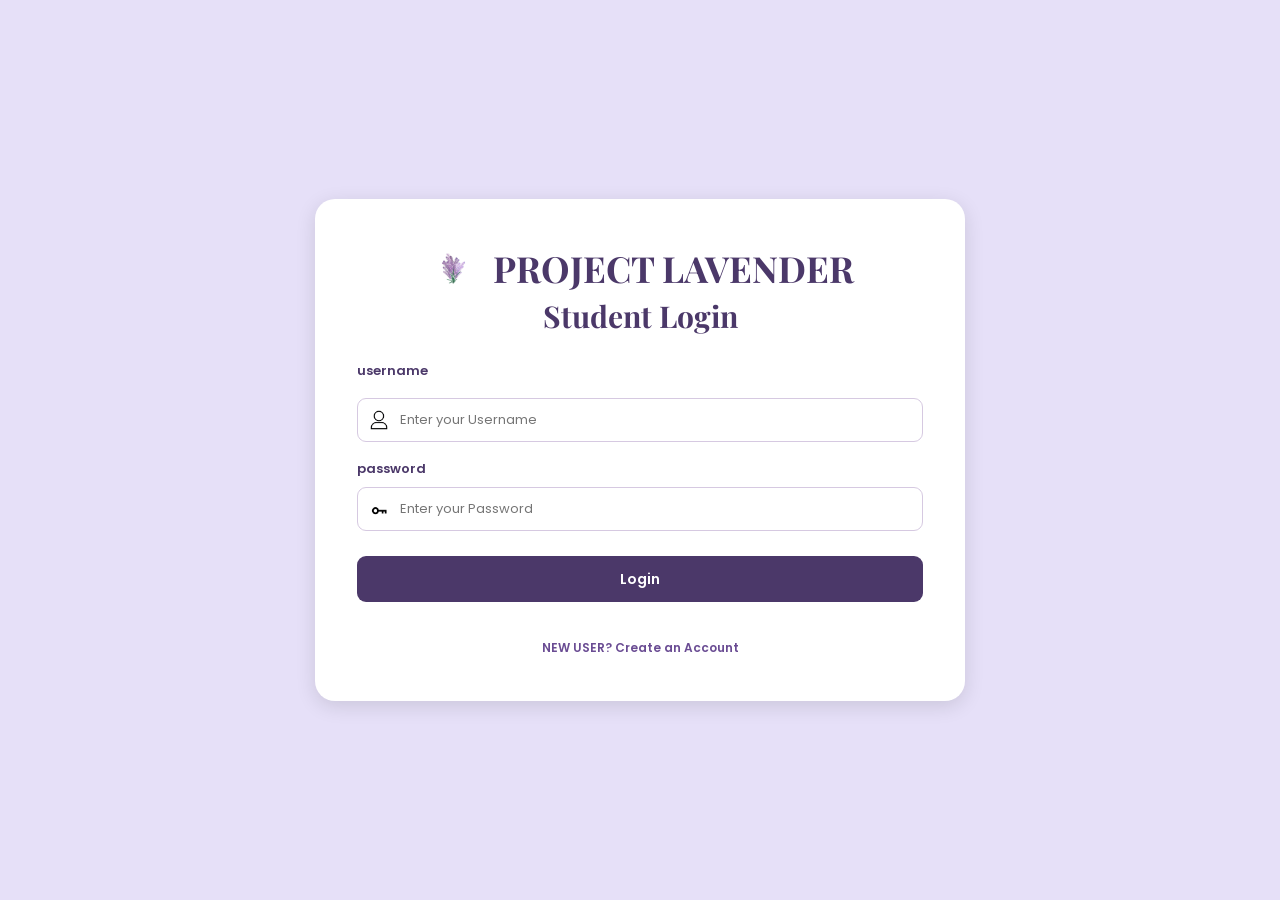
<file: index.html>
<!DOCTYPE html>
<html lang="en">

<head>
    <meta charset="UTF-8">
    <meta name="viewport" content="width=device-width, initial-scale=1.0">
    <meta name="theme-color" content="#E6E0F8">

    <title>Project Lavender - Student Login</title>

    <link href="https://fonts.googleapis.com/css2?family=Poppins:wght@400;500;600;700&family=Playfair+Display:wght@500;600;700&family=Cinzel:wght@500;600;700&display=swap" rel="stylesheet">

    <link rel="stylesheet" href="design.css">
</head>

<body class="welcome-body">

    <main class="welcome">

        <header class="welcome-header">

            <div class="welcome-title">
                <img src="flower lugo for user.png" alt="Project Lavender Logo">
                <h1>PROJECT LAVENDER</h1>
            </div>

            <p class="welcomeLogin-subtitle">
                Student Login
            </p>

        </header>

        <form id="welcomeForm" class="name-input">

           <label for="username">username</label>

<div class="input-box">
    <img src="Login design lugo.png" alt="">

    <input
        type="text"
        id="username"
        name="username"
        placeholder="Enter your Username"
        autocomplete="username"
        maxlength="100"
        required
    >
</div>

            <div class="input-group">

                <label for="password">password</label>

                <div class="input-box input-box_2">
                    <img src="key login.png" alt="">

                    <input
                        type="password"
                        id="password"
                        name="password"
                        placeholder="Enter your Password"
                        autocomplete="current-password"
                        maxlength="100"
                        required
                    >
                </div>

            </div>

            <button type="submit" class="continue-btn">
                Login
            </button>

            <div class="createAccount">
                <a href="newAccount.html">
                    NEW USER? Create an Account
                </a>
            </div>

        </form>

    </main>

    <script src="main.js" defer></script>

</body>
</html>
</file>
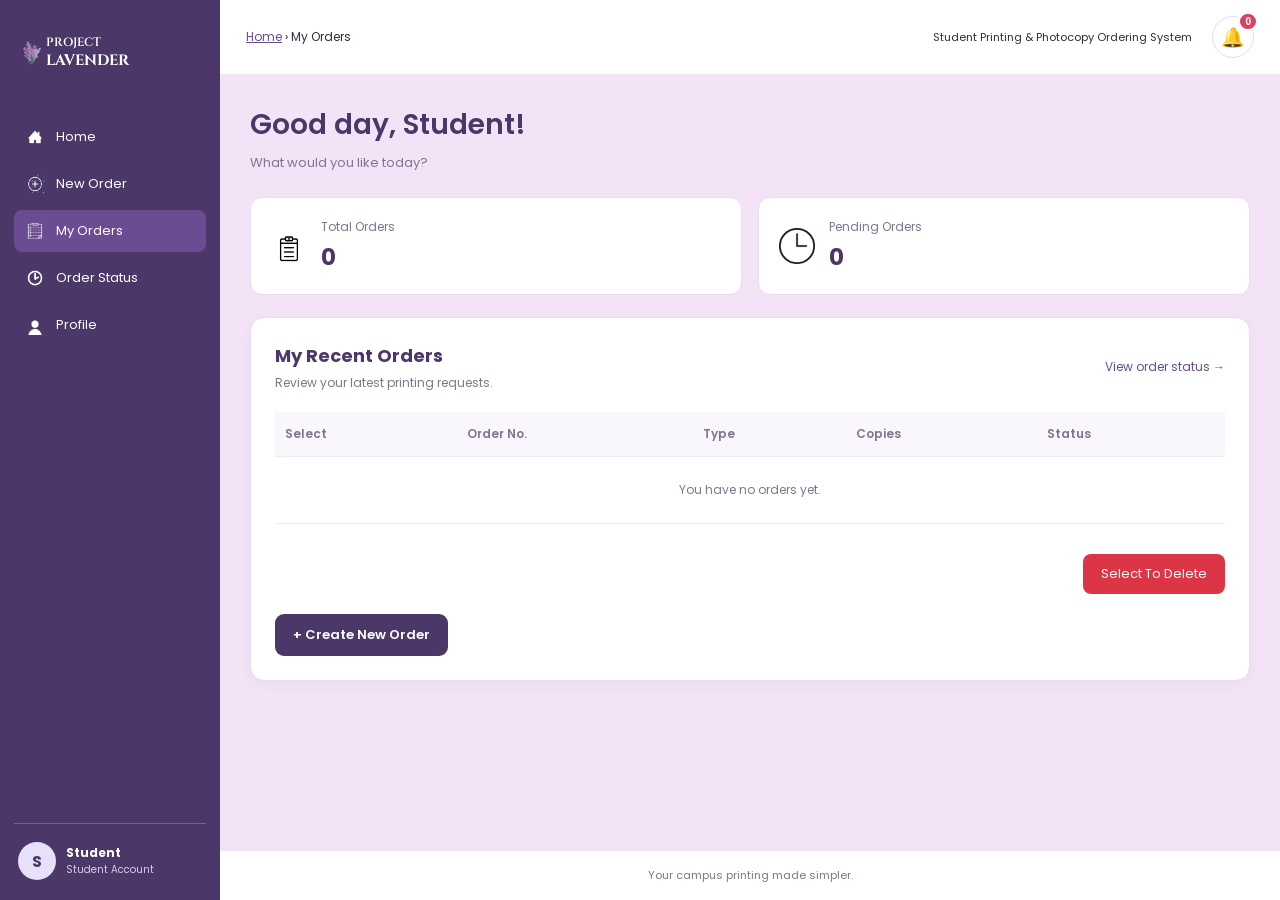
<file: my_order.html>
<!DOCTYPE html>
<html lang="en">
<head>
    <meta charset="UTF-8">
    <meta name="viewport" content="width=device-width, initial-scale=1.0">
    <meta name="theme-color" content="#E6E0F8">

    <title>Project Lavender - My Orders</title>

    <link href="https://fonts.googleapis.com/css2?family=Poppins:wght@400;500;600;700&family=Cinzel:wght@500;600;700&display=swap" rel="stylesheet">
    <link rel="stylesheet" href="design.css">
</head>

<body>

<div class="app-layout">

    <aside class="sidebar">

        <a class="brand" href="my_order.html">
            <img src="flower lugo for user.png" alt="Project Lavender logo">
            <span>
                <small>PROJECT</small>
                <strong>LAVENDER</strong>
            </span>
        </a>

        <nav class="nav-menu" aria-label="Main navigation">

            <a href="my_order.html">
                <img src="home icon_2.png" alt="">
                Home
            </a>

            <a href="new_order.html">
                <img src="plus sign icon_2.png" alt="">
                New Order
            </a>

            <a href="my_order.html" class="active" aria-current="page">
                <img src="Notes icon_2.png" alt="">
                My Orders
            </a>

            <a href="order_status.html">
                <img src="ordering time icon_2.png" alt="">
                Order Status
            </a>

            <a href="profile.html">
                <img src="Profile icon_2.png" alt="">
                Profile
            </a>

        </nav>

        <div class="student-account">
            <span class="student-avatar">S</span>

            <span>
                <strong id="studentName">Student</strong>
                <small>Student Account</small>
            </span>
        </div>

    </aside>

    <main class="main-area">

        <header class="topbar">

            <p>
                <a href="my_order.html">Home</a>
                <span>›</span>
                My Orders
            </p>

            <div class="topbar-right">

                <span class="topbar-label">
                    Student Printing &amp; Photocopy Ordering System
                </span>

               <div class="notification-container">

    <button
        type="button"
        id="notificationBtn"
        class="notification-btn"
        aria-label="Open notifications"
        aria-expanded="false"
        aria-controls="notificationPanel"
    >
        <span class="notification-icon">🔔</span>
        <span id="notificationCount" class="notification-count" hidden>0</span>
    </button>

    <div
        id="notificationPanel"
        class="notification-panel"
        hidden
    >

        <div class="notification-header">
            <div>
                <h3>Notifications</h3>
                <p>Stay updated with your orders.</p>
            </div>

            <button
                type="button"
                id="markAllReadBtn"
                class="mark-all-read"
            >
                Mark all as read
            </button>
        </div>

        <div id="notificationList" class="notification-list">
            <div class="notification-empty">
                <span>🔔</span>
                <strong>No notifications yet</strong>
                <p>Your order updates will appear here.</p>
            </div>
        </div>

        <div class="notification-footer">
            Project Lavender
        </div>

    </div>

</div>

            </div>

        </header>

        <section class="page-content">

            <div class="page-heading">
                <h1>
                    Good day, <span id="userName">Student</span>!
                </h1>

                <p>What would you like today?</p>
            </div>

            <div class="summary-grid">

                <article class="summary-card">
                    <img src="MyOrder Icon.png" alt="Orders">

                    <div>
                        <span>Total Orders</span>
                        <strong id="totalOrders">0</strong>
                    </div>
                </article>

                <article class="summary-card">
                    <img src="ordering time icon.png" alt="Pending orders">

                    <div>
                        <span>Pending Orders</span>
                        <strong id="pendingOrders">0</strong>
                    </div>
                </article>

            </div>

            <section class="panel">

                <div class="section-heading">

                    <div>
                        <h2>My Recent Orders</h2>
                        <p>Review your latest printing requests.</p>
                    </div>

                    <a class="text-link" href="order_status.html">
                        View order status →
                    </a>

                </div>

                <div class="table-wrap">

                    <table>

                        <thead>
                            <tr>
                                <th scope="col">Select</th>
                                <th scope="col">Order No.</th>
                                <th scope="col">Type</th>
                                <th scope="col">Copies</th>
                                <th scope="col">Status</th>
                            </tr>
                        </thead>

                        <tbody id="recentOrders">
                            <tr>
                                <td colspan="5" class="empty-state">
                                    Loading orders...
                                </td>
                            </tr>
                        </tbody>

                    </table>

                </div>

                <div class="table-actions">
                    <button type="button" id="deleteSelectedBtn" class="delete-selected-btn">
                        Select To Delete
                    </button>
                </div>

                <a class="primary-link" href="new_order.html">
                    + Create New Order
                </a>

            </section>

        </section>

        <footer class="page-footer">
            Your campus printing made simpler.
        </footer>

    </main>

</div>

<script src="main.js" defer></script>

</body>
</html>
</file>
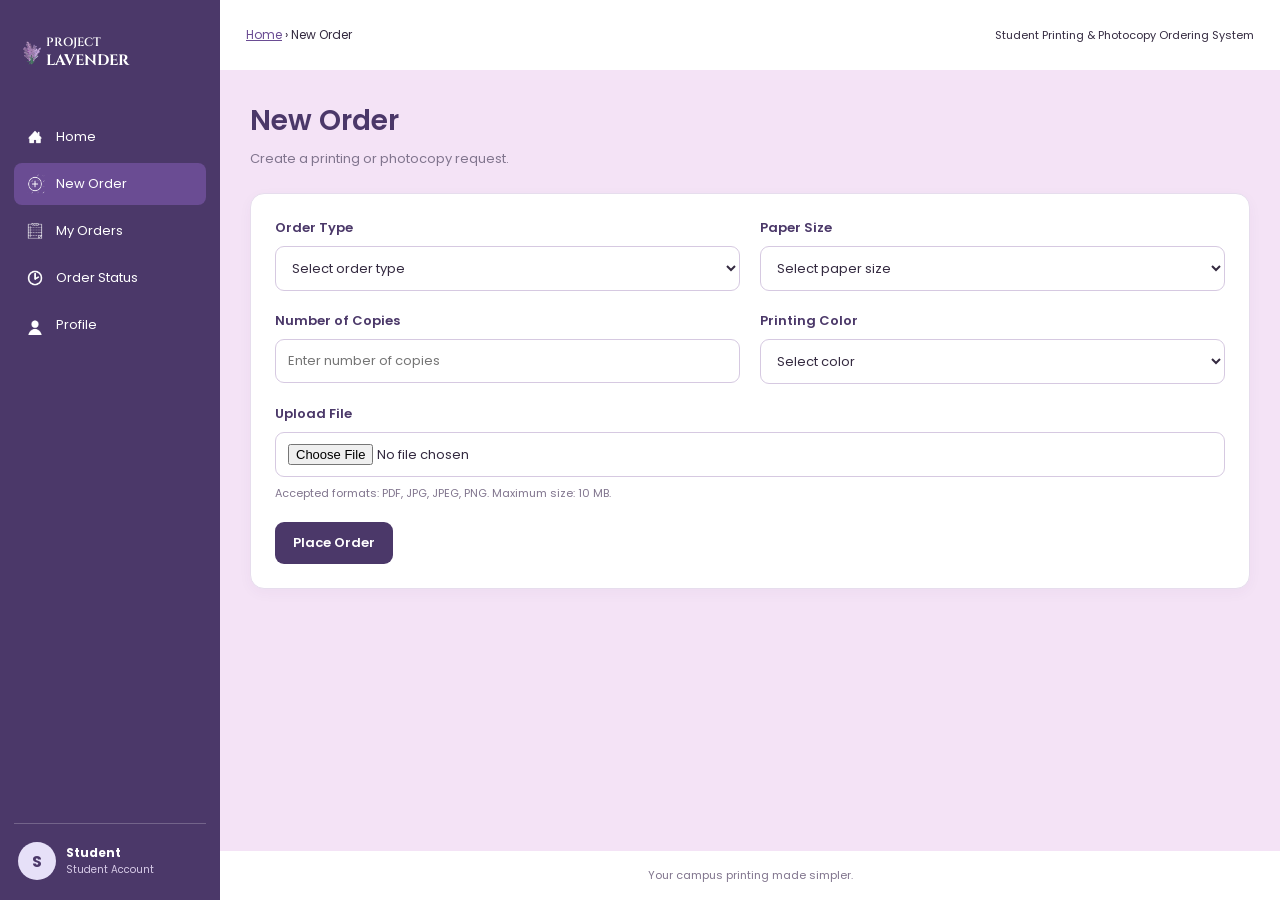
<file: new_order.html>
<!DOCTYPE html>
<html lang="en">
<head>
    <meta charset="UTF-8">
    <meta name="viewport" content="width=device-width, initial-scale=1.0">
    <meta name="theme-color" content="#E6E0F8">
    <title>Project Lavender - New Order</title>

    <link href="https://fonts.googleapis.com/css2?family=Poppins:wght@400;500;600;700&family=Cinzel:wght@500;600;700&display=swap" rel="stylesheet">
    <link rel="stylesheet" href="design.css">
</head>
<body>

<div class="app-layout">

    <aside class="sidebar">
        <a class="brand" href="my_order.html">
            <img src="flower lugo for user.png" alt="Project Lavender logo">
            <span>
                <small>PROJECT</small>
                <strong>LAVENDER</strong>
            </span>
        </a>

        <nav class="nav-menu" aria-label="Main navigation">
            <a href="my_order.html">
                <img src="home icon_2.png" alt="">Home
            </a>
            <a href="new_order.html" class="active" aria-current="page">
                <img src="plus sign icon_2.png" alt="">New Order
            </a>
            <a href="my_order.html">
                <img src="Notes icon_2.png" alt="">My Orders
            </a>
            <a href="order_status.html">
                <img src="ordering time icon_2.png" alt="">Order Status
            </a>
            <a href="profile.html">
                <img src="Profile icon_2.png" alt="">Profile
            </a>
        </nav>

        <div class="student-account">
            <span class="student-avatar">S</span>
            <span>
                <strong id="studentName">Student</strong>
                <small>Student Account</small>
            </span>
        </div>
    </aside>

    <main class="main-area">

        <header class="topbar">
            <p>
                <a href="my_order.html">Home</a>
                <span>›</span> New Order
            </p>

            <span class="topbar-label">
                Student Printing &amp; Photocopy Ordering System
            </span>
        </header>

        <section class="page-content">

            <div class="page-heading">
                <h1>New Order</h1>
                <p>Create a printing or photocopy request.</p>
            </div>

            <section class="panel form-panel">

                <form id="orderForm" class="order-form">

                    <div class="form-field">
                        <label for="orderType">Order Type</label>
                        <select id="orderType" name="order_type" required>
                            <option value="">Select order type</option>
                            <option value="Printing">Printing</option>
                            <option value="Photocopy">Photocopy</option>
                        </select>
                    </div>

                    <div class="form-field">
                        <label for="paperSize">Paper Size</label>
                        <select id="paperSize" name="paper_size" required>
                            <option value="">Select paper size</option>
                            <option value="Short">Short</option>
                            <option value="A4">A4</option>
                            <option value="Long">Long</option>
                        </select>
                    </div>

                    <div class="form-field">
                        <label for="copies">Number of Copies</label>
                        <input
                            type="number"
                            id="copies"
                            name="copies"
                            min="1"
                            max="10000"
                            step="1"
                            placeholder="Enter number of copies"
                            required
                        >
                    </div>

                    <div class="form-field">
                        <label for="color">Printing Color</label>
                        <select id="color" name="color" required>
                            <option value="">Select color</option>
                            <option value="Black & White">Black &amp; White</option>
                            <option value="Colored">Colored</option>
                        </select>
                    </div>

                    <div class="form-field full-width">
                        <label for="file">Upload File</label>
                        <input
                            type="file"
                            id="file"
                            name="file"
                            accept=".pdf,.jpg,.jpeg,.png"
                            required
                        >
                        <small>
                            Accepted formats: PDF, JPG, JPEG, PNG. Maximum size: 10 MB.
                        </small>
                    </div>

                    <div class="form-actions full-width">
                        <button type="submit" class="primary-button">
                            Place Order
                        </button>

                        <p id="orderResult" role="status" aria-live="polite"></p>
                    </div>

                </form>

            </section>
        </section>

        <footer class="page-footer">
            Your campus printing made simpler.
        </footer>

    </main>
</div>

<script src="main.js" defer></script>
</body>
</html>
</file>
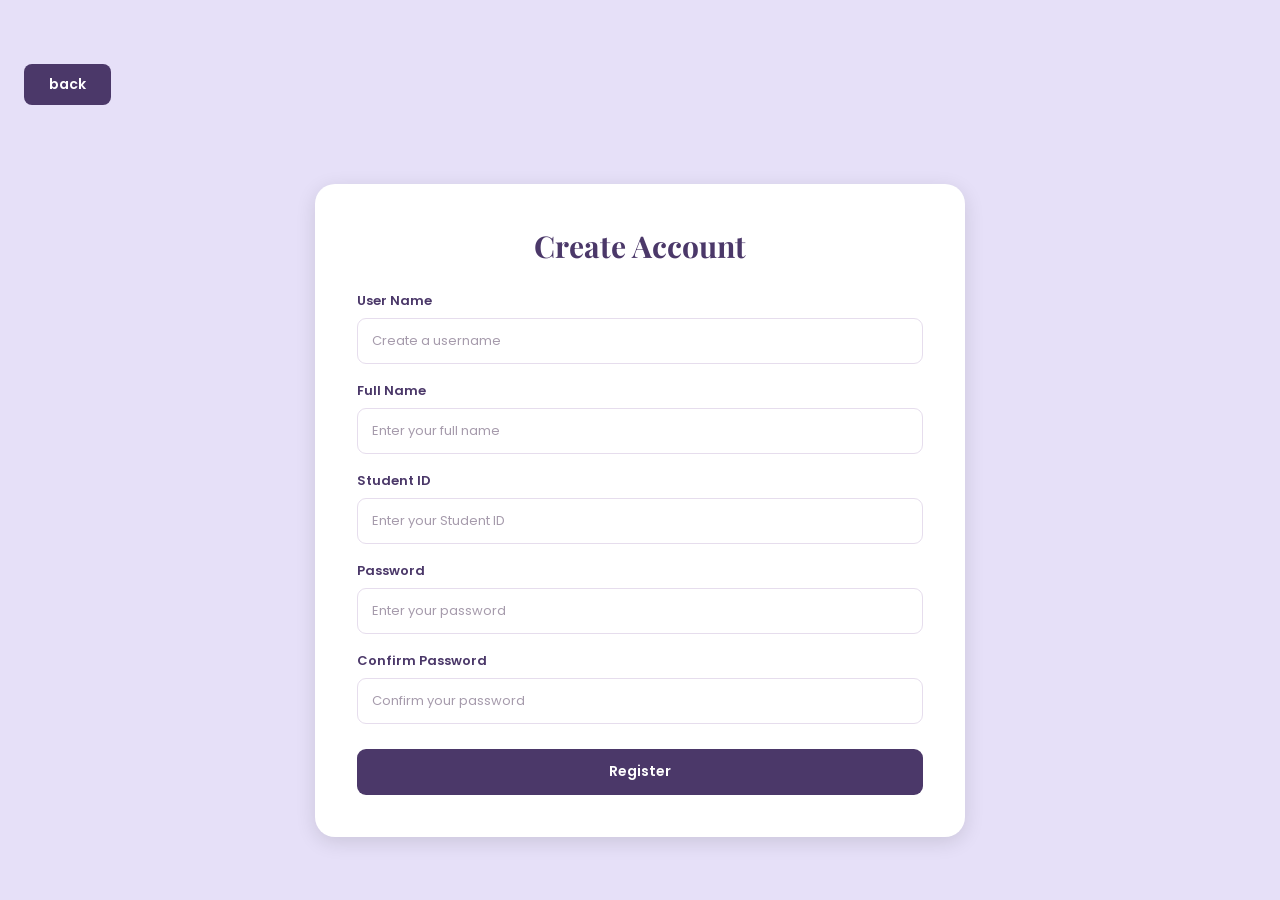
<file: newAccount.html>
<!DOCTYPE html>
<html lang="en">

<head>
    <meta charset="UTF-8">
    <meta name="viewport" content="width=device-width, initial-scale=1.0">
    <meta name="theme-color" content="#E6E0F8">

    <title>Project Lavender - Student Registration</title>

    <link href="https://fonts.googleapis.com/css2?family=Poppins:wght@400;500;600;700&family=Playfair+Display:wght@500;600;700&family=Cinzel:wght@500;600;700&display=swap" rel="stylesheet">

    <link rel="stylesheet" href="design.css">
</head>

<body class="welcome-body">

    <button type="button" id="back-button">back</button>

    <main class="welcome">

        <header class="welcome-header">
            <p class="welcomeLogin-subtitle">
                Create Account
            </p>
        </header>

        

        <form id="welcomeForm" class="name-input">

    <div class="Register_input-group">
    <label for="username">User Name</label>
    <div class="Register_input-box">
        <input
            type="text"
            id="username"
            name="username"
            placeholder="Create a username"
            autocomplete="username"
            maxlength="100"
            required
        >
    </div>
</div>

<div class="Register_input-group">
    <label for="fullName">Full Name</label>
    <div class="Register_input-box">
        <input
            type="text"
            id="fullName"
            name="fullName"
            placeholder="Enter your full name"
            autocomplete="name"
            maxlength="100"
            required
        >
    </div>
</div>

<div class="Register_input-group">
    <label for="studentId">Student ID</label>
    <div class="Register_input-box">
        <input
            type="text"
            id="studentId"
            name="studentId"
            placeholder="Enter your Student ID"
            maxlength="100"
            required
        >
    </div>
</div>

    <div class="Register_input-password">
        <label for="registerPassword">Password</label>
        <div class="Password">
            <input
                type="password"
                id="registerPassword"
                name="password"
                placeholder="Enter your password"
                autocomplete="new-password"
                minlength="8"
                maxlength="100"
                required
            >
        </div>
    </div>

    <div class="Register_input_confirmPassword">
        <label for="confirmPassword">Confirm Password</label>
        <div class="ConfirmPassword">
            <input
                type="password"
                id="confirmPassword"
                name="confirmPassword"
                placeholder="Confirm your password"
                autocomplete="new-password"
                minlength="8"
                maxlength="100"
                required
            >
        </div>
    </div>

    <button type="submit" class="continue-btn">
        Register
    </button>

</form>

            

    </main>

    <script src="main.js" defer></script>

</body>
</html>
</file>
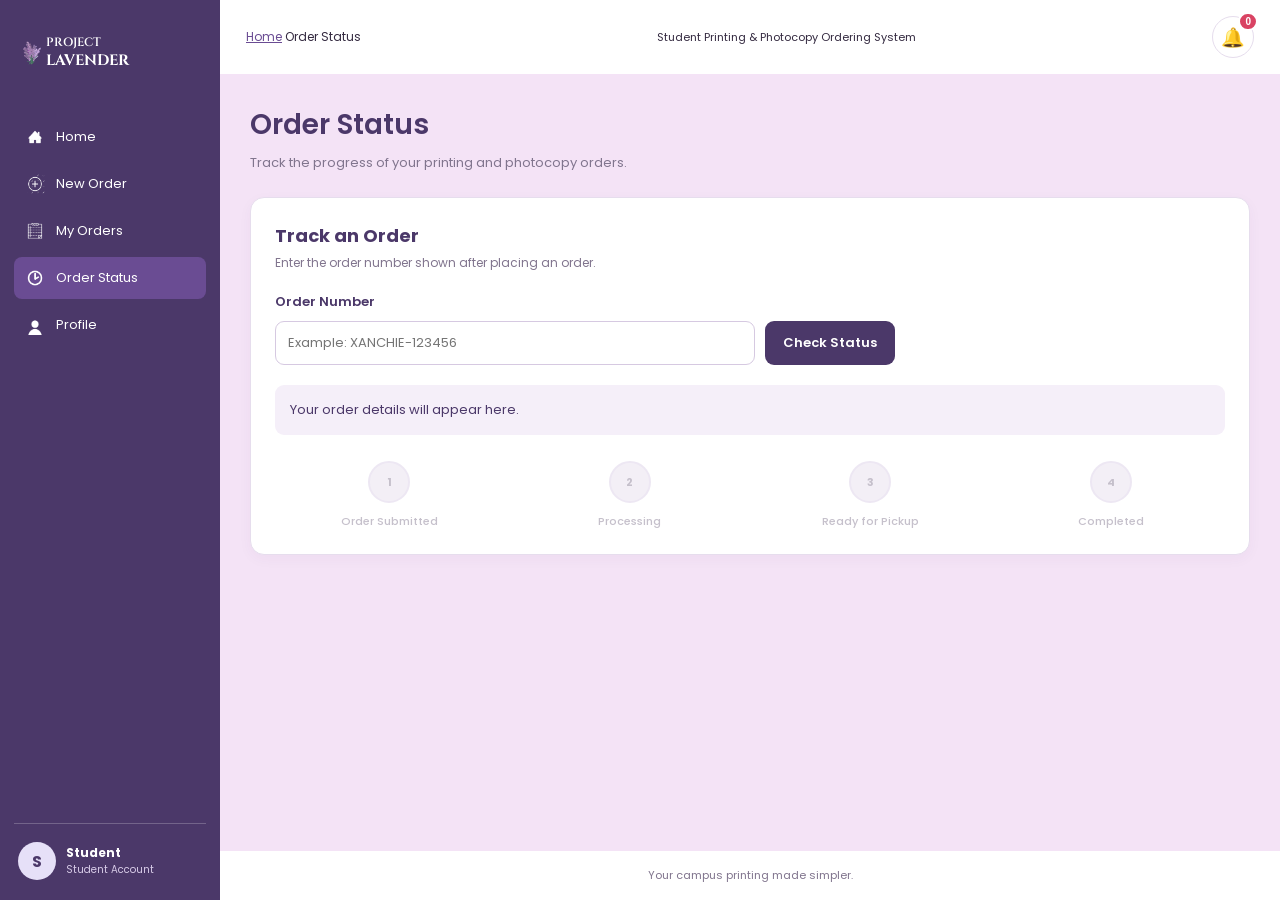
<file: order_status.html>
<!DOCTYPE html>
<html lang="en">
<head>
    <meta charset="UTF-8">
    <meta name="viewport" content="width=device-width, initial-scale=1.0">
    <title>Project Lavender - Order Status</title>

    <link href="https://fonts.googleapis.com/css2?family=Poppins:wght@400;500;600;700&family=Cinzel:wght@500;600;700&display=swap" rel="stylesheet">
    <link rel="stylesheet" href="design.css">
</head>
<body>

<div class="app-layout">

    <aside class="sidebar">
        <a class="brand" href="my_order.html">
            <img src="flower lugo for user.png" alt="Project Lavender logo">
            <span>
                <small>PROJECT</small>
                <strong>LAVENDER</strong>
            </span>
        </a>

        <nav class="nav-menu" aria-label="Main navigation">
            <a href="my_order.html">
                <img src="home icon_2.png" alt="">Home
            </a>
            <a href="new_order.html">
                <img src="plus sign icon_2.png" alt="">New Order
            </a>
            <a href="my_order.html">
                <img src="Notes icon_2.png" alt="">My Orders
            </a>
            <a href="order_status.html" class="active">
                <img src="ordering time icon_2.png" alt="">Order Status
            </a>
            <a href="profile.html">
                <img src="Profile icon_2.png" alt="">Profile
            </a>
        </nav>

        <div class="student-account">
            <span class="student-avatar">S</span>
            <span>
                <strong id="studentName">Student</strong>
                <small>Student Account</small>
            </span>
        </div>
    </aside>

    <main class="main-area">

        <header class="topbar">
            <p>
                <a href="my_order.html">Home</a>
                <span></span> Order Status
            </p>
            <span class="topbar-label">
                Student Printing &amp; Photocopy Ordering System
            </span>

            <div class="notification-container">

    <button
        type="button"
        id="notificationBtn"
        class="notification-btn"
        aria-label="Open notifications"
        aria-expanded="false"
        aria-controls="notificationPanel"
    >
        <span class="notification-icon">🔔</span>
        <span id="notificationCount" class="notification-count" hidden>0</span>
    </button>

    <div
        id="notificationPanel"
        class="notification-panel"
        hidden
    >

        <div class="notification-header">
            <div>
                <h3>Notifications</h3>
                <p>Stay updated with your orders.</p>
            </div>

            <button
                type="button"
                id="markAllReadBtn"
                class="mark-all-read"
            >
                Mark all as read
            </button>
        </div>

        <div id="notificationList" class="notification-list">
            <div class="notification-empty">
                <span>🔔</span>
                <strong>No notifications yet</strong>
                <p>Your order updates will appear here.</p>
            </div>
        </div>

        <div class="notification-footer">
            Project Lavender
        </div>

    </div>

</div>
        </header>

        <section class="page-content">

            <div class="page-heading">
                <h1>Order Status</h1>
                <p>Track the progress of your printing and photocopy orders.</p>
            </div>

            <section class="panel">

                <div class="section-heading">
                    <div>
                        <h2>Track an Order</h2>
                        <p>Enter the order number shown after placing an order.</p>
                    </div>
                </div>

                <form id="statusForm" class="status-form">
                    <label for="orderNumber">Order Number</label>

                    <div class="search-row">
                        <input
                            type="text"
                            id="orderNumber"
                            placeholder="Example: XANCHIE-123456"
                            required
                        >
                        <button class="primary-button" type="submit">
                            Check Status
                        </button>
                    </div>
                </form>

                <div
                    id="statusResult"
                    class="status-result"
                    role="status"
                    aria-live="polite"
                >
                    Your order details will appear here.
                </div>

                
                    <div class="status-steps">
                        <div class="status-step" data-step="1">
                            <span>1</span>
                            <p>Order Submitted</p>
                        </div>

                        <div class="status-step" data-step="2">
                            <span>2</span>
                            <p>Processing</p>
                        </div>

                        <div class="status-step" data-step="3">
                            <span>3</span>
                            <p>Ready for Pickup</p>
                        </div>

                        <div class="status-step" data-step="4">
                            <span>4</span>
                            <p>Completed</p>
                        </div>
                    </div>

            </section>
        </section>

        <footer class="page-footer">
            Your campus printing made simpler.
        </footer>

    </main>
</div>

<script src="main.js"></script>
</body>
</html>
</file>
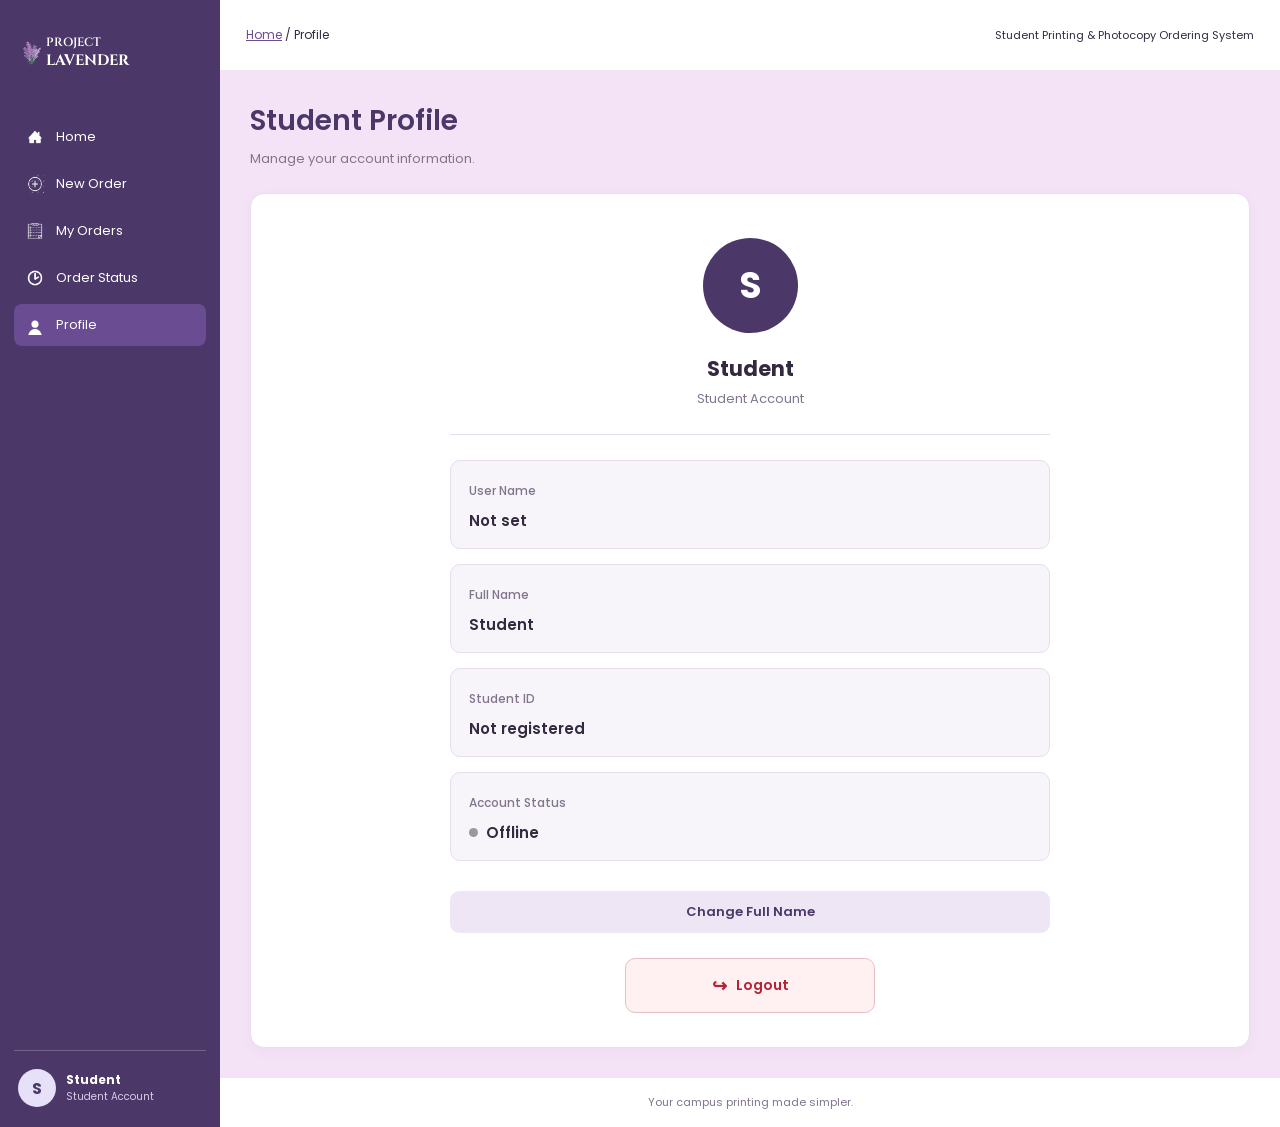
<file: profile.html>
<!DOCTYPE html>
<html lang="en">

<head>
    <meta charset="UTF-8">
    <meta name="viewport" content="width=device-width, initial-scale=1.0">
    <meta name="theme-color" content="#E6E0F8">

    <title>Project Lavender - Profile</title>

    <link href="https://fonts.googleapis.com/css2?family=Poppins:wght@400;500;600;700&family=Cinzel:wght@500;600;700&display=swap" rel="stylesheet">

    <link rel="stylesheet" href="design.css">
</head>

<body>

    <div class="app-layout">

        <aside class="sidebar">

            <a class="brand" href="my_order.html">
                <img src="flower lugo for user.png" alt="Project Lavender logo">

                <span>
                    <small>PROJECT</small>
                    <strong>LAVENDER</strong>
                </span>
            </a>

            <nav class="nav-menu" aria-label="Main navigation">

                <a href="my_order.html">
                    <img src="home icon_2.png" alt="">
                    Home
                </a>

                <a href="new_order.html">
                    <img src="plus sign icon_2.png" alt="">
                    New Order
                </a>

                <a href="my_order.html">
                    <img src="Notes icon_2.png" alt="">
                    My Orders
                </a>

                <a href="order_status.html">
                    <img src="ordering time icon_2.png" alt="">
                    Order Status
                </a>

                <a href="profile.html" class="active" aria-current="page">
                    <img src="Profile icon_2.png" alt="">
                    Profile
                </a>

            </nav>

            <div class="student-account">

                <span class="student-avatar" aria-hidden="true">S</span>

                <span>
                    <strong id="studentName">Student</strong>
                    <small>Student Account</small>
                </span>

            </div>

        </aside>

        <main class="main-area">

            <header class="topbar">

                <p>
                    <a href="my_order.html">Home</a>
                    <span aria-hidden="true"> / </span>
                    Profile
                </p>

                <span class="topbar-label">
                    Student Printing &amp; Photocopy Ordering System
                </span>

            </header>

            <section class="page-content">

                <div class="page-heading">
                    <h1>Student Profile</h1>
                    <p>Manage your account information.</p>
                </div>

                <section class="panel profile-panel" aria-label="Student profile">

                    <div class="profile-container">

                        <div class="profile-header">

                            <div class="profile-avatar" id="profileAvatar">
                                S
                            </div>

                            <h2 id="profileName">Student</h2>

                            <p>Student Account</p>

                        </div>

                        <div class="profile-details">

                            <div class="profile-info">
                                <span>User Name</span>
                                <p id="profileUserName">Student</p>
                            </div>

                            <div class="profile-info">
                                <span>Full Name</span>
                                <p id="profileFullName">Student</p>
                            </div>

                            <div class="profile-info">
                                <span>Student ID</span>
                                <p id="profileStudentId">Not registered</p>
                            </div>

                            <div class="profile-info">
                                <span>Account Status</span>

                                <p class="account-status">
                                    <span class="status-dot" id="statusDot"></span>
                                    <span id="profileAccountStatus">Offline</span>
                                </p>
                            </div>

                        </div>

                        <div class="profile-actions">

                            <button
                                type="button"
                                class="secondary-button"
                                id="changeName"
                            >
                                Change Full Name
                            </button>

                            <button
                                type="button"
                                id="logoutBtn"
                                class="logout-button"
                            >
                                <span>↪</span>
                                Logout
                            </button>

                        </div>

                    </div>

                </section>

            </section>

            <footer class="page-footer">
                Your campus printing made simpler.
            </footer>

        </main>

    </div>

    <script src="main.js" defer></script>

</body>
</html>
</file>
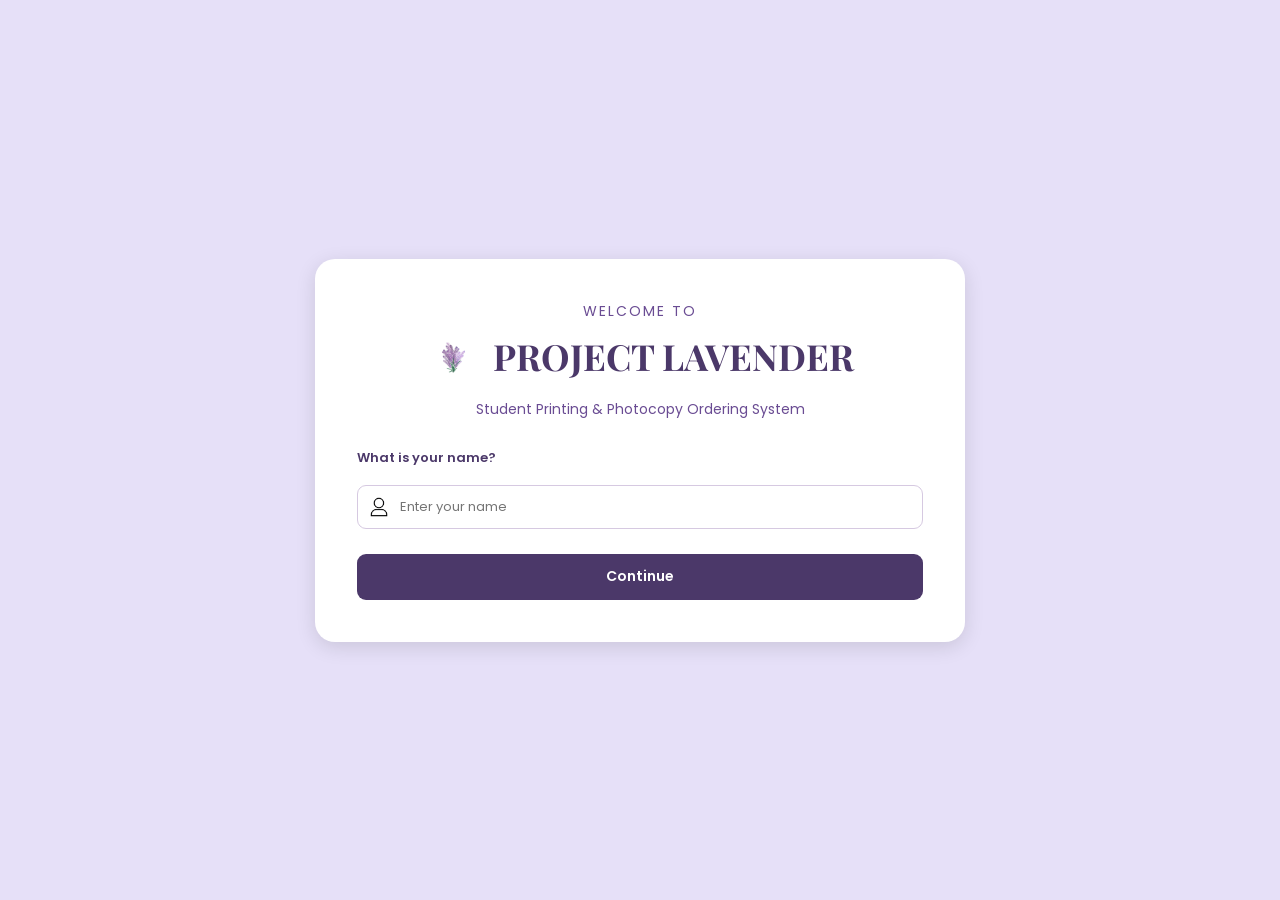
<file: welcome.html>
<!DOCTYPE html>
<html lang="en">
<head>
    <meta charset="UTF-8">
    <meta name="viewport" content="width=device-width, initial-scale=1.0">
    <meta name="theme-color" content="#E6E0F8">
    <title>Project Lavender - Welcome</title>

    <link href="https://fonts.googleapis.com/css2?family=Poppins:wght@400;500;600;700&family=Playfair+Display:wght@500;600;700&family=Cinzel:wght@500;600;700&display=swap" rel="stylesheet">
    <link rel="stylesheet" href="design.css">
</head>
<body class="welcome-body">

    <main class="welcome">
        <p class="welcome-eyebrow">WELCOME TO</p>

        <div class="welcome-title">
            <img src="flower lugo for user.png" alt="Project Lavender logo">
            <h1>PROJECT LAVENDER</h1>
        </div>

        <p class="welcome-subtitle">
            Student Printing &amp; Photocopy Ordering System
        </p>

        <form id="welcomeForm" class="name-input">
            <label for="name">What is your name?</label>

            <div class="input-box">
                <img src="Login design lugo.png" alt="">
                <input
                    type="text"
                    id="name"
                    name="name"
                    placeholder="Enter your name"
                    autocomplete="name"
                    maxlength="100"
                    required
                >
            </div>

            <button type="submit" class="continue-btn">
                Continue
            </button>
        </form>
    </main>

    <script src="main.js" defer></script>
</body>
</html>
</file>
<file: design.css>
*,
*::before,
*::after {
    box-sizing: border-box;
}

:root {
    --purple: #4B3869;
    --purple-light: #6A4C93;
    --lavender: #F4E3F6;
    --page: #F8F5FA;
    --text: #342A40;
    --muted: #81758E;
    --border: #E6DDED;
    --white: #FFFFFF;
}

body {
    margin: 0;
    color: var(--text);
    font-family: "Poppins", sans-serif;
    background: var(--page);
}

a {
    color: inherit;
}

.welcome-body {
    min-height: 100vh;
    display: grid;
    place-items: center;
    padding: 24px;
    background: #E6E0F8;
}

.welcome {
    width: min(650px, 100%);
    padding: clamp(24px, 5vw, 42px);
    text-align: center;
    background: var(--white);
    border-radius: 20px;
    box-shadow: 0 5px 20px rgba(0, 0, 0, .12);
}

.welcome-eyebrow {
    margin: 0 0 8px;
    color: var(--purple-light);
    font-size: 14px;
    letter-spacing: 2px;
}

.welcome-title {
    display: flex;
    align-items: center;
    justify-content: center;
    gap: 12px;
}

.welcome-title img {
    width: 55px;
    height: 55px;
    object-fit: contain;
}

.welcome-title h1 {
    margin: 0;
    color: var(--purple);
    font: 700 clamp(23px, 5vw, 36px)/1.2 "Playfair Display", serif;
}

.welcome-subtitle {
    margin: 14px 0 28px;
    color: var(--purple-light);
    font-size: 14px;
}

.name-input {
    display: flex;
    flex-direction: column;
    align-items: stretch;
    gap: 10px;
    text-align: left;
}

.name-input label,
.form-field label,
.status-form label {
    color: var(--purple);
    font-size: 13px;
    font-weight: 600;
}

.input-box {
    position: relative;
}

.input-box img {
    position: absolute;
    left: 12px;
    top: 50%;
    width: 20px;
    height: 20px;
    transform: translateY(-50%);
    object-fit: contain;
}

.input-box input,
.form-field input,
.form-field select,
.status-form input {
    width: 100%;
    min-height: 44px;
    padding: 11px 12px;
    border: 1px solid #D6C9E1;
    border-radius: 9px;
    background: white;
    color: var(--text);
    font: 13px "Poppins", sans-serif;
}

.input-box input {
    padding-left: 42px;
}

.continue-btn,
.primary-button,
.primary-link,
.secondary-button {
    display: inline-flex;
    align-items: center;
    justify-content: center;
    min-height: 42px;
    padding: 10px 18px;
    border: 0;
    border-radius: 9px;
    background: var(--purple);
    color: white;
    font: 600 13px "Poppins", sans-serif;
    text-decoration: none;
    cursor: pointer;
}

.continue-btn:hover,
.primary-button:hover,
.primary-link:hover {
    background: var(--purple-light);
}

.app-layout {
    display: grid;
    grid-template-columns: 220px minmax(0, 1fr);
    min-height: 100vh;
    max-width: 1440px;
    margin: 0 auto;
    background: var(--lavender);
}

.sidebar {
    display: flex;
    flex-direction: column;
    min-height: 100vh;
    padding: 28px 14px 16px;
    background: var(--purple);
    color: white;
}

.brand {
    display: flex;
    align-items: center;
    justify-content: flex-start;
    gap: 10px;

    position: relative;
    left: -20px;
    top: 0;

    margin: 4px 0 42px;
    padding: 0;
    width: 100%;

    color: white;
    text-decoration: none;
}


.brand img {
    position: relative;
    left: 17px;
    top: 0;


    width: 42px;
    height: 42px;
    object-fit: contain;
    flex-shrink: 0;
}

.brand span {
    display: flex;
    flex-direction: column;
    line-height: 1.3;
}


.brand small {
    font-family: "Cinzel", serif;
    font-size: 12px;
    font-weight: 600;
}

.brand strong {
    font-family: "Cinzel", serif;
    font-size: 15px;
    font-weight: 700;
}

.nav-menu {
    display: flex;
    flex-direction: column;
    gap: 5px;
}

.nav-menu a {
    display: flex;
    align-items: center;
    gap: 11px;
    min-height: 42px;
    padding: 9px 11px;
    border-radius: 8px;
    color: white;
    text-decoration: none;
    font-size: 13px;
}

.nav-menu a img {
    width: 20px;
    height: 20px;
    object-fit: contain;
    flex-shrink: 0;
}

.nav-menu a:hover,
.nav-menu a.active {
    background: var(--purple-light);
}

.student-account {
    display: flex;
    align-items: center;
    gap: 10px;
    margin-top: auto;
    padding: 18px 4px 4px;
    border-top: 1px solid rgba(255, 255, 255, .22);
    overflow-wrap: anywhere;
}

.student-avatar,
.profile-avatar {
    display: grid;
    place-items: center;
    width: 38px;
    height: 38px;
    border-radius: 50%;
    background: #E6E0F8;
    color: var(--purple);
    font-weight: 700;
    flex-shrink: 0;
}

.student-account span:last-child {
    display: flex;
    flex-direction: column;
    min-width: 0;
}

.student-account strong {
    font-size: 12px;
    overflow-wrap: anywhere;
}

.student-account small {
    color: #D8CCE8;
    font-size: 10px;
}

.main-area {
    display: flex;
    flex-direction: column;
    min-width: 0;
    background: var(--lavender);
}

.topbar {
    display: flex;
    justify-content: space-between;
    align-items: center;
    gap: 16px;
    min-height: 70px;
    padding: 16px 26px;
    background: white;
}

.topbar p {
    margin: 0;
    font-size: 12px;
}

.topbar p a {
    color: var(--purple-light);
}

.topbar-label {
    font-size: 11px;
    text-align: right;
}

.page-content {
    flex: 1;
    width: 100%;
    padding: 30px;
}

.page-heading {
    margin-bottom: 24px;
}

.page-heading h1 {
    margin: 0;
    color: var(--purple);
    font-size: clamp(22px, 3vw, 28px);
    font-weight: 600;
}

.page-heading p {
    margin: 7px 0 0;
    color: var(--muted);
    font-size: 13px;
}

.summary-grid {
    display: grid;
    grid-template-columns: repeat(2, minmax(0, 1fr));
    gap: 16px;
    margin-bottom: 22px;
}

.summary-card {
    display: flex;
    align-items: center;
    gap: 14px;
    min-width: 0;
    padding: 20px;
    border: 1px solid var(--border);
    border-radius: 12px;
    background: white;
}

.summary-card img {
    width: 36px;
    height: 36px;
    object-fit: contain;
}

.summary-card div {
    display: flex;
    flex-direction: column;
    gap: 4px;
}

.summary-card span,
.muted-label {
    color: var(--muted);
    font-size: 12px;
}

.summary-card strong {
    color: var(--purple);
    font-size: 23px;
}

.panel {
    padding: 24px;
    border: 1px solid var(--border);
    border-radius: 14px;
    background: white;
    box-shadow: 0 4px 14px rgba(75, 56, 105, .04);
}

.section-heading {
    display: flex;
    justify-content: space-between;
    align-items: center;
    gap: 16px;
    margin-bottom: 20px;
}

.section-heading h2 {
    margin: 0;
    color: var(--purple);
    font-size: 18px;
}

.section-heading p {
    margin: 5px 0 0;
    color: var(--muted);
    font-size: 12px;
}

.text-link {
    color: var(--purple-light);
    font-size: 12px;
    text-decoration: none;
    white-space: nowrap;
}

.table-wrap {
    width: 100%;
    overflow-x: auto;
}

table {
    width: 100%;
    border-collapse: collapse;
    text-align: left;
}

th,
td {
    padding: 13px 10px;
    border-bottom: 1px solid #F0EAF4;
    font-size: 12px;
}

th {
    background: #FAF7FC;
    color: var(--muted);
    font-weight: 600;
}

td {
    color: #5D5269;
}

.empty-state {
    padding: 24px 10px;
    color: var(--muted);
    text-align: center;
}

.primary-link {
    margin-top: 20px;
}

.order-form {
    display: grid;
    grid-template-columns: repeat(2, minmax(0, 1fr));
    gap: 20px;
}

.form-field {
    display: flex;
    flex-direction: column;
    gap: 8px;
    min-width: 0;
}

.full-width {
    grid-column: 1 / -1;
}

.form-field small {
    color: var(--muted);
    font-size: 11px;
}

.form-actions {
    display: flex;
    align-items: center;
    flex-wrap: wrap;
    gap: 14px;
}

#orderResult {
    margin: 0;
    font-size: 12px;
    font-weight: 600;
}

#orderResult.success {
    color: #28794D;
}

#orderResult.fail {
    color: #B42318;
}

.status-form {
    display: flex;
    flex-direction: column;
    gap: 9px;
    max-width: 620px;
}

.search-row {
    display: flex;
    align-items: stretch;
    gap: 10px;
}

.search-row input {
    flex: 1;
    min-width: 0;
}

.status-result {
    margin-top: 20px;
    padding: 15px;
    border-radius: 9px;
    background: #F5EFF9;
    color: var(--purple);
    font-size: 13px;
    overflow-wrap: anywhere;
}

.status-steps {
    display: grid;
    grid-template-columns: repeat(4, minmax(0, 1fr));
    gap: 12px;
    margin-top: 26px;
}

.status-step {
    text-align: center;
    color: var(--muted);
    font-size: 11px;
}

.status-step span {
    display: grid;
    place-items: center;
    width: 36px;
    height: 36px;
    margin: 0 auto 8px;
    border-radius: 50%;
    background: #E6E0F8;
    color: var(--purple);
    font-weight: 700;
}

.status-step p {
    margin: 0;
}

.profile-panel {
    display: flex;
    align-items: center;
    gap: 16px;
    flex-wrap: wrap;
}

.profile-avatar {
    width: 56px;
    height: 56px;
    font-size: 20px;
}

.profile-panel h2 {
    margin: 4px 0 0;
    color: var(--purple);
    font-size: 20px;
}

.secondary-button {
    margin-left: auto;
    background: #EEE6F5;
    color: var(--purple);
}

.page-footer {
    padding: 16px 24px;
    background: white;
    color: var(--muted);
    text-align: center;
    font-size: 11px;
}

@media (max-width: 850px) {
    .app-layout {
        grid-template-columns: 190px minmax(0, 1fr);
    }

    .sidebar {
        padding-inline: 10px;
    }

    .brand strong {
        font-size: 15px;
    }

    .page-content {
        padding: 22px;
    }

    .topbar {
        padding-inline: 20px;
    }

    .topbar-label {
        max-width: 48%;
    }
}

@media (max-width: 620px) {
    .app-layout {
        grid-template-columns: 68px minmax(0, 1fr);
    }

    .sidebar {
        padding: 18px 7px 12px;
    }

    .brand {
        margin-bottom: 32px;
    }

    .brand img {
        width: 42px;
        height: 42px;
    }

    .brand span,
    .student-account span:last-child {
        display: none;
    }

    .nav-menu a {
        justify-content: center;
        padding: 10px 5px;
        font-size: 0;
    }

    .nav-menu a img {
        width: 22px;
        height: 22px;
    }

    .student-account {
        justify-content: center;
        padding-inline: 0;
    }

    .student-avatar {
        width: 34px;
        height: 34px;
    }

    .topbar {
        align-items: flex-start;
        flex-direction: column;
        gap: 6px;
        padding: 14px;
    }

    .topbar-label {
        max-width: none;
        text-align: left;
    }

    .page-content {
        padding: 16px 12px;
    }

    .panel {
        padding: 16px;
    }

    .summary-grid,
    .order-form {
        grid-template-columns: minmax(0, 1fr);
    }

    .full-width {
        grid-column: auto;
    }

    .section-heading {
        align-items: flex-start;
        flex-direction: column;
    }

    .search-row {
        flex-direction: column;
    }

    .status-steps {
        grid-template-columns: repeat(2, minmax(0, 1fr));
    }

    .form-actions {
        align-items: flex-start;
        flex-direction: column;
    }

    .secondary-button {
        margin-left: 0;
    }
}


.delete-selected-btn {
    margin-top: 15px;
    padding: 10px 18px;
    background: #dc3545;
    color: white;
    border: none;
    border-radius: 8px;
    font-family: "Poppins", sans-serif;
    font-size: 13px;
    cursor: pointer;
}

.delete-selected-btn:hover {
    background: #b02a37;
}

.select-order {
    cursor: pointer;
}



.table-actions {
    display: flex;
    justify-content: flex-end;
    margin-top: 15px;
}

.delete-selected-btn {
    padding: 10px 18px;
    background: #dc3545;
    color: white;
    border: none;
    border-radius: 8px;
    font-family: "Poppins", sans-serif;
    font-size: 13px;
    cursor: pointer;
}

.delete-selected-btn:hover {
    background: #b02a37;
}













.welcome-header {
    margin-bottom: 25px;
}

.welcomeLogin-subtitle {
    margin: 12px 0 25px;
    color: var(--purple-light);
    font-size: 20px;
}

.input-group {
    display: flex;
    flex-direction: column;
    gap: 8px;
}

.createAccount {
    margin-top: 15px;
    text-align: center;
}

.createAccount a {
    color: var(--purple-light);
    font-size: 12px;
    font-weight: 600;
    text-decoration: none;
}

.createAccount a:hover {
    color: var(--purple);
    text-decoration: underline;
}

























.welcome-header {
    margin-bottom: 25px;
}

.welcomeLogin-subtitle {
    margin: 0;
    color: var(--purple);
    font-family: "Playfair Display", serif;
    font-size: clamp(23px, 4vw, 30px);
    font-weight: 700;
}

.name-input {
    display: flex;
    flex-direction: column;
    gap: 17px;
    width: 100%;
    text-align: left;
}

.Register_input-group,
.Register_input-password,
.Register_input_confirmPassword {
    display: flex;
    flex-direction: column;
    gap: 7px;
    width: 100%;
}

.Register_input-group label,
.Register_input-password label,
.Register_input_confirmPassword label {
    color: var(--purple);
    font-size: 13px;
    font-weight: 600;
}

.Register_input-box,
.Password,
.ConfirmPassword {
    width: 100%;
}

.Register_input-box input,
.Password input,
.ConfirmPassword input {
    display: block;
    width: 100%;
    min-height: 46px;
    padding: 12px 14px;
    border: 1px solid var(--border);
    border-radius: 9px;
    outline: none;
    background: #FFFFFF;
    color: var(--text);
    font-family: "Poppins", sans-serif;
    font-size: 13px;
    transition: border-color 0.2s, box-shadow 0.2s;
}

.Register_input-box input::placeholder,
.Password input::placeholder,
.ConfirmPassword input::placeholder {
    color: #A69BAC;
}

.Register_input-box input:focus,
.Password input:focus,
.ConfirmPassword input:focus {
    border-color: var(--purple-light);
    box-shadow: 0 0 0 3px rgba(106, 76, 147, 0.12);
}

.name-input .continue-btn {
    width: 100%;
    min-height: 46px;
    margin-top: 8px;
    border-radius: 9px;
    background: var(--purple);
    color: white;
    font-family: "Poppins", sans-serif;
    font-size: 14px;
    font-weight: 600;
    transition: background 0.2s, transform 0.2s;
}

.name-input .continue-btn:hover {
    background: var(--purple-light);
}

.name-input .continue-btn:active {
    transform: scale(0.98);
}

/* ==============================
   REGISTRATION RESPONSIVENESS
============================== */

@media (max-width: 620px) {
    .welcome-body {
        padding: 16px;
    }

    .welcome {
        width: 100%;
        padding: 25px 20px;
        border-radius: 16px;
    }

    .welcome-header {
        margin-bottom: 22px;
    }

    .name-input {
        gap: 15px;
    }

    .Register_input-box input,
    .Password input,
    .ConfirmPassword input {
        min-height: 44px;
        font-size: 13px;
    }
}









.profile-details {
    display: flex;
    flex-direction: column;
    gap: 4px;
    min-width: 0;
}

.profile-details h2 {
    overflow-wrap: anywhere;
}

@media (max-width: 620px) {
    .profile-panel {
        align-items: flex-start;
        flex-direction: column;
    }

    .profile-panel .secondary-button {
        width: 100%;
    }
}

















.profile-container {
    width: 100%;
    max-width: 600px;
    margin: 0 auto;
}

.profile-header {
    display: flex;
    flex-direction: column;
    align-items: center;
    text-align: center;
    padding: 20px 0 25px;
    border-bottom: 1px solid #E6DDED;
}

.profile-header .profile-avatar {
    width: 95px;
    height: 95px;
    display: flex;
    align-items: center;
    justify-content: center;
    margin-bottom: 15px;
    background: #4B3869;
    color: white;
    border-radius: 50%;
    font-size: 36px;
    font-weight: 700;
}

.profile-header h2 {
    margin: 5px 0;
    color: #342A40;
    font-size: 21px;
}

.profile-header p {
    margin: 0;
    color: #81758E;
    font-size: 13px;
}

.profile-container .profile-details {
    display: flex;
    flex-direction: column;
    gap: 15px;
    margin: 25px 0;
}

.profile-info {
    padding: 16px 18px;
    background: #F8F5FA;
    border: 1px solid #E6DDED;
    border-radius: 10px;
}

.profile-info > span:first-child {
    color: #81758E;
    font-size: 12px;
    font-weight: 500;
}

.profile-info p {
    margin: 7px 0 0;
    color: #342A40;
    font-size: 15px;
    font-weight: 600;
}

.account-status {
    display: flex;
    align-items: center;
    gap: 8px;
}

.status-dot {
    width: 9px;
    height: 9px;
    display: inline-block;
    background: #999;
    border-radius: 50%;
}

.status-dot.online {
    background: #22A06B;
}

.profile-container #changeName {
    width: 100%;
    margin-top: 5px;
}

@media (max-width: 600px) {
    .profile-container {
        max-width: 100%;
    }

    .profile-header .profile-avatar {
        width: 80px;
        height: 80px;
        font-size: 30px;
    }
}


















#back-button {
    display: block;
    margin-right: auto;
    margin-left: 0;

    background-color: #4B3869;
    color: white;
    padding: 10px 25px;
    border: none;
    border-radius: 8px;
    font-family: 'Poppins', sans-serif;
    font-size: 14px;
    font-weight: 600;
    cursor: pointer;
}

#back-button:hover {
    background-color: #6A4C93;
}








/* NOTIFICATION SYSTEM */

.topbar-right {
    display: flex;
    align-items: center;
    justify-content: flex-end;
    gap: 20px;
    min-width: 0;
}

.notification-container {
    position: relative;
    flex-shrink: 0;
}

.notification-btn {
    position: relative;
    display: grid;
    place-items: center;
    width: 42px;
    height: 42px;
    border: 1px solid var(--border);
    border-radius: 50%;
    background: white;
    color: var(--purple);
    font-size: 19px;
    cursor: pointer;
    transition: background .2s, transform .2s;
}

.notification-btn:hover {
    background: var(--lavender);
    transform: translateY(-2px);
}

.notification-count {
    position: absolute;
    top: -5px;
    right: -5px;
    display: grid;
    place-items: center;
    min-width: 19px;
    height: 19px;
    padding: 0 5px;
    border: 2px solid white;
    border-radius: 20px;
    background: #D94363;
    color: white;
    font-size: 10px;
    font-weight: 700;
}

.notification-panel {
    position: absolute;
    top: 55px;
    right: 0;
    z-index: 1000;
    width: min(360px, calc(100vw - 30px));
    max-height: 440px;
    overflow: hidden;
    border: 1px solid var(--border);
    border-radius: 14px;
    background: white;
    box-shadow: 0 8px 30px rgba(52, 42, 64, .16);
}

.notification-panel[hidden] {
    display: none;
}

.notification-header {
    display: flex;
    align-items: center;
    justify-content: space-between;
    gap: 10px;
    padding: 18px;
    border-bottom: 1px solid var(--border);
}

.notification-header h3 {
    margin: 0;
    color: var(--purple);
    font-size: 16px;
}

.notification-header p {
    margin: 4px 0 0;
    color: var(--muted);
    font-size: 11px;
}

.mark-all-read {
    padding: 6px 9px;
    border: 0;
    border-radius: 6px;
    background: var(--lavender);
    color: var(--purple);
    font-family: inherit;
    font-size: 10px;
    font-weight: 600;
    cursor: pointer;
}

.mark-all-read:hover {
    background: #E6D8F0;
}

.notification-list {
    max-height: 310px;
    overflow-y: auto;
}

.notification-item {
    display: flex;
    align-items: flex-start;
    gap: 11px;
    width: 100%;
    padding: 15px 17px;
    border: 0;
    border-bottom: 1px solid #F1EDF4;
    background: white;
    text-align: left;
    cursor: pointer;
    transition: background .2s;
}

.notification-item:hover {
    background: #FAF7FC;
}

.notification-item.unread {
    background: #F8F3FC;
}

.notification-item.unread:hover {
    background: #F0E8F8;
}

.notification-indicator {
    width: 9px;
    height: 9px;
    margin-top: 5px;
    flex-shrink: 0;
    border-radius: 50%;
    background: #9B7BC2;
}

.notification-item.read .notification-indicator {
    background: #D8D0DF;
}

.notification-content {
    display: flex;
    flex-direction: column;
    gap: 5px;
    min-width: 0;
}

.notification-content p {
    margin: 0;
    color: var(--text);
    font-size: 12px;
    line-height: 1.5;
    overflow-wrap: anywhere;
}

.notification-item.read .notification-content p {
    color: var(--muted);
}

.notification-content small {
    color: var(--muted);
    font-size: 10px;
}

.notification-empty {
    display: flex;
    flex-direction: column;
    align-items: center;
    padding: 35px 15px;
    text-align: center;
}

.notification-empty span {
    margin-bottom: 10px;
    font-size: 30px;
}

.notification-empty strong {
    color: var(--purple);
    font-size: 13px;
}

.notification-empty p {
    margin: 5px 0 0;
    color: var(--muted);
    font-size: 11px;
}

.notification-footer {
    padding: 11px;
    border-top: 1px solid var(--border);
    color: var(--muted);
    text-align: center;
    font-size: 10px;
}

.mark-all-read:disabled {
    opacity: .5;
    cursor: not-allowed;
}

@media (max-width: 620px) {
    .topbar-right {
        width: 100%;
        justify-content: space-between;
    }

    .notification-panel {
        right: 0;
    }
}




.logout-button {
    display: flex;
    align-items: center;
    justify-content: center;
    gap: 9px;
    width: 100%;
    max-width: 250px;
    margin: 25px auto 10px;
    padding: 13px 20px;
    border: 1px solid #E5BFC5;
    border-radius: 10px;
    background: #FFF1F2;
    color: #B42336;
    font-family: "Poppins", sans-serif;
    font-size: 14px;
    font-weight: 600;
    cursor: pointer;
    transition: .2s ease;
}

.logout-button span {
    font-size: 18px;
}

.logout-button:hover {
    background: #FCE1E5;
    border-color: #D98A98;
    transform: translateY(-2px);
}







.status-step {
    position: relative;
    opacity: 0.45;
    transition: all 0.3s ease;
}

.status-step span {
    display: flex;
    align-items: center;
    justify-content: center;
    width: 42px;
    height: 42px;
    margin: 0 auto 10px;
    border-radius: 50%;
    background: #E6DDED;
    color: #81758E;
    border: 2px solid #D8CCE5;
    font-weight: 700;
    transition: all 0.3s ease;
}

.status-step p {
    color: #81758E;
    font-weight: 500;
    transition: all 0.3s ease;
}

.status-step.completed,
.status-step.active {
    opacity: 1;
}

.status-step.completed span {
    background: #6A4C93;
    border-color: #6A4C93;
    color: white;
}

.status-step.active span {
    background: #4B3869;
    border: 3px solid #BCA5DF;
    color: white;
    box-shadow: 0 0 0 5px rgba(106, 76, 147, 0.15),
                0 0 18px rgba(106, 76, 147, 0.45);
    transform: scale(1.12);
}

.status-step.completed p,
.status-step.active p {
    color: #4B3869;
    font-weight: 700;
}
</file>
